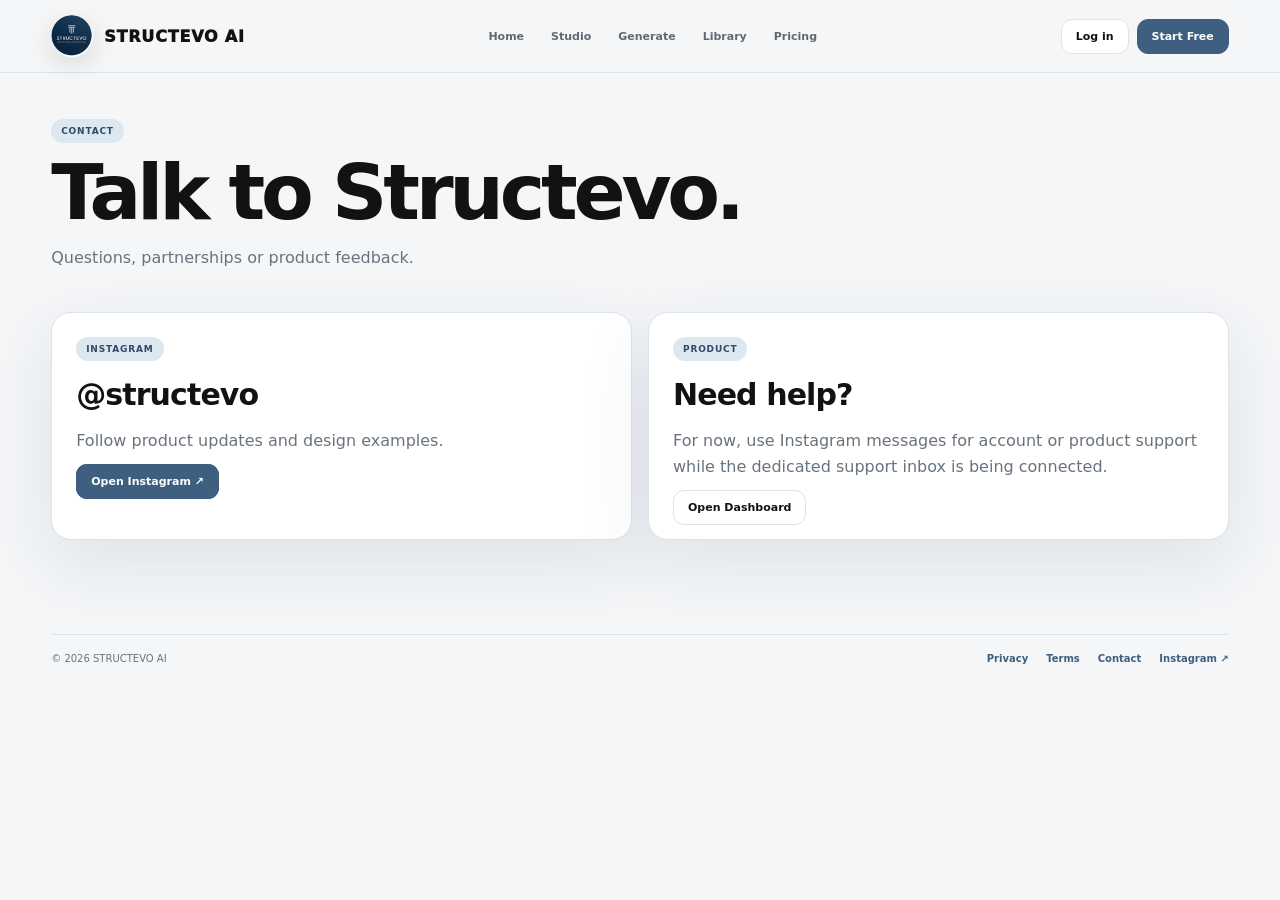
<file: contact.html>
<!doctype html><html><head><meta charset="utf-8"><meta name="viewport" content="width=device-width,initial-scale=1"><title>Contact — Structevo AI</title><link rel="icon" href="structevo-logo.png"><link rel="stylesheet" href="styles.css"></head><body><header class="navbar"><div class="container nav-inner"><a class="brand" href="index.html"><img class="brandmark-img" src="structevo-logo.png" alt="Structevo logo">STRUCTEVO AI</a><nav class="navlinks"><a href="index.html">Home</a><a href="studio.html">Studio</a>
<a href="generate.html">Generate</a><a href="explore.html">Library</a><a href="pricing.html">Pricing</a></nav><div class="nav-actions"><a class="btn secondary" href="login.html">Log in</a><a class="btn dark" href="signup.html">Start Free</a></div></div></header><main class="container"><section class="pagehead"><span class="badge">CONTACT</span><h1>Talk to Structevo.</h1><p>Questions, partnerships or product feedback.</p></section><section class="contact-grid"><div class="card contact-card"><span class="badge">INSTAGRAM</span><h3>@structevo</h3><p>Follow product updates and design examples.</p><a class="btn dark block" href="https://instagram.com/structevo" target="_blank" rel="noopener">Open Instagram ↗</a></div><div class="card contact-card"><span class="badge">PRODUCT</span><h3>Need help?</h3><p>For now, use Instagram messages for account or product support while the dedicated support inbox is being connected.</p><a class="btn block" href="dashboard.html">Open Dashboard</a></div></section></main><footer class="footer"><div class="container footer-inner"><div>© 2026 STRUCTEVO AI</div><div class="footer-links"><a href="privacy.html">Privacy</a><a href="terms.html">Terms</a><a href="contact.html">Contact</a><a href="https://instagram.com/structevo" target="_blank" rel="noopener">Instagram ↗</a></div></div></footer></body></html>
</file>
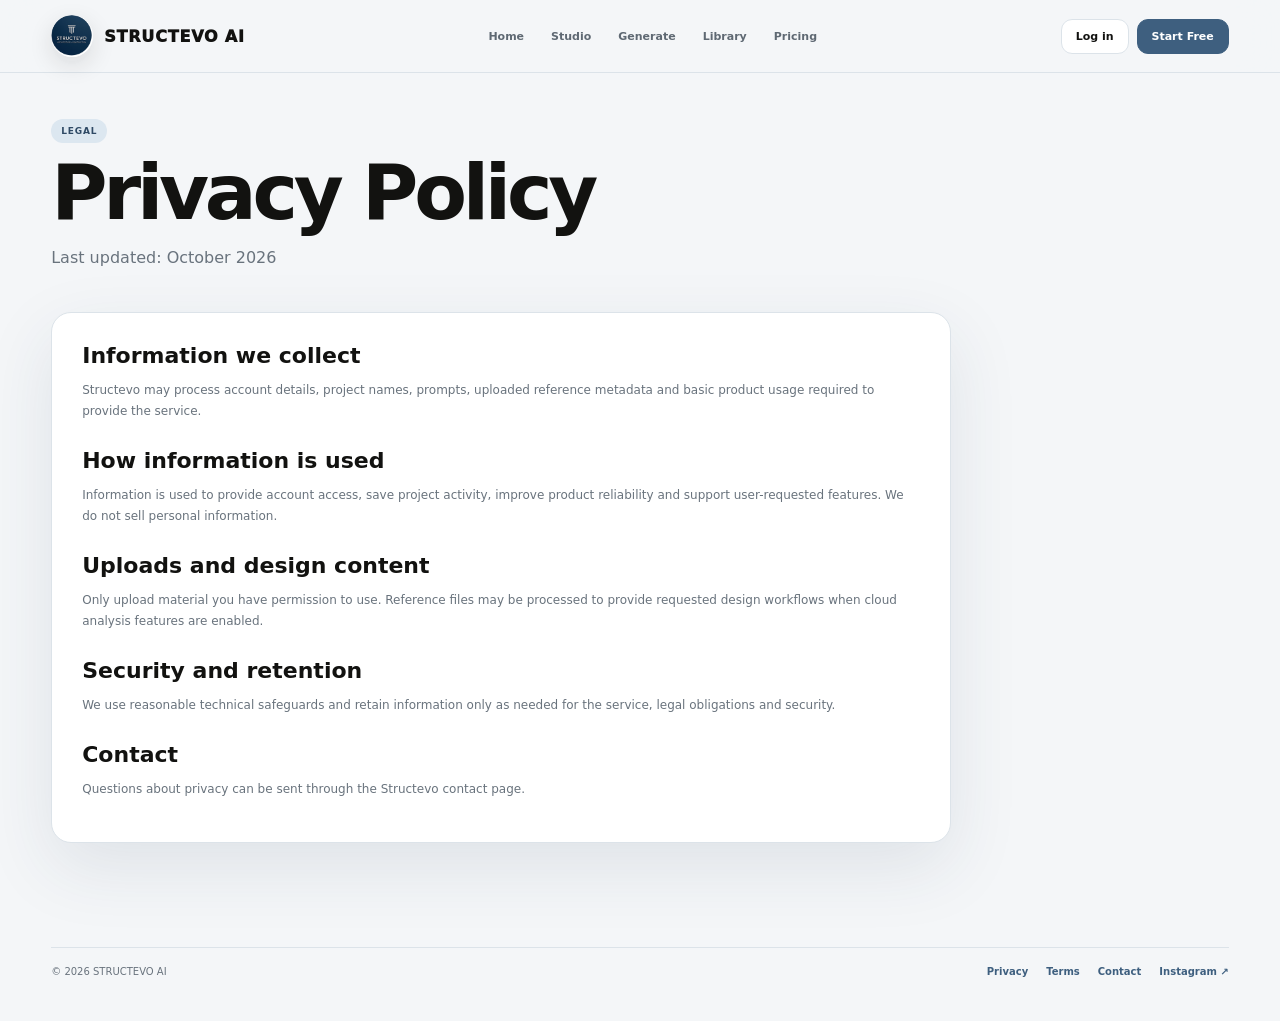
<file: privacy.html>
<!doctype html><html><head><meta charset="utf-8"><meta name="viewport" content="width=device-width,initial-scale=1"><title>Privacy — Structevo AI</title><link rel="icon" href="structevo-logo.png"><link rel="stylesheet" href="styles.css"></head><body><header class="navbar"><div class="container nav-inner"><a class="brand" href="index.html"><img class="brandmark-img" src="structevo-logo.png" alt="Structevo logo">STRUCTEVO AI</a><nav class="navlinks"><a href="index.html">Home</a><a href="studio.html">Studio</a>
<a href="generate.html">Generate</a><a href="explore.html">Library</a><a href="pricing.html">Pricing</a></nav><div class="nav-actions"><a class="btn secondary" href="login.html">Log in</a><a class="btn dark" href="signup.html">Start Free</a></div></div></header><main class="container legal"><section class="pagehead"><span class="badge">LEGAL</span><h1>Privacy Policy</h1><p>Last updated: October 2026</p></section><div class="card legal-card"><h2>Information we collect</h2><p>Structevo may process account details, project names, prompts, uploaded reference metadata and basic product usage required to provide the service.</p><h2>How information is used</h2><p>Information is used to provide account access, save project activity, improve product reliability and support user-requested features. We do not sell personal information.</p><h2>Uploads and design content</h2><p>Only upload material you have permission to use. Reference files may be processed to provide requested design workflows when cloud analysis features are enabled.</p><h2>Security and retention</h2><p>We use reasonable technical safeguards and retain information only as needed for the service, legal obligations and security.</p><h2>Contact</h2><p>Questions about privacy can be sent through the Structevo contact page.</p></div></main><footer class="footer"><div class="container footer-inner"><div>© 2026 STRUCTEVO AI</div><div class="footer-links"><a href="privacy.html">Privacy</a><a href="terms.html">Terms</a><a href="contact.html">Contact</a><a href="https://instagram.com/structevo" target="_blank" rel="noopener">Instagram ↗</a></div></div></footer></body></html>
</file>
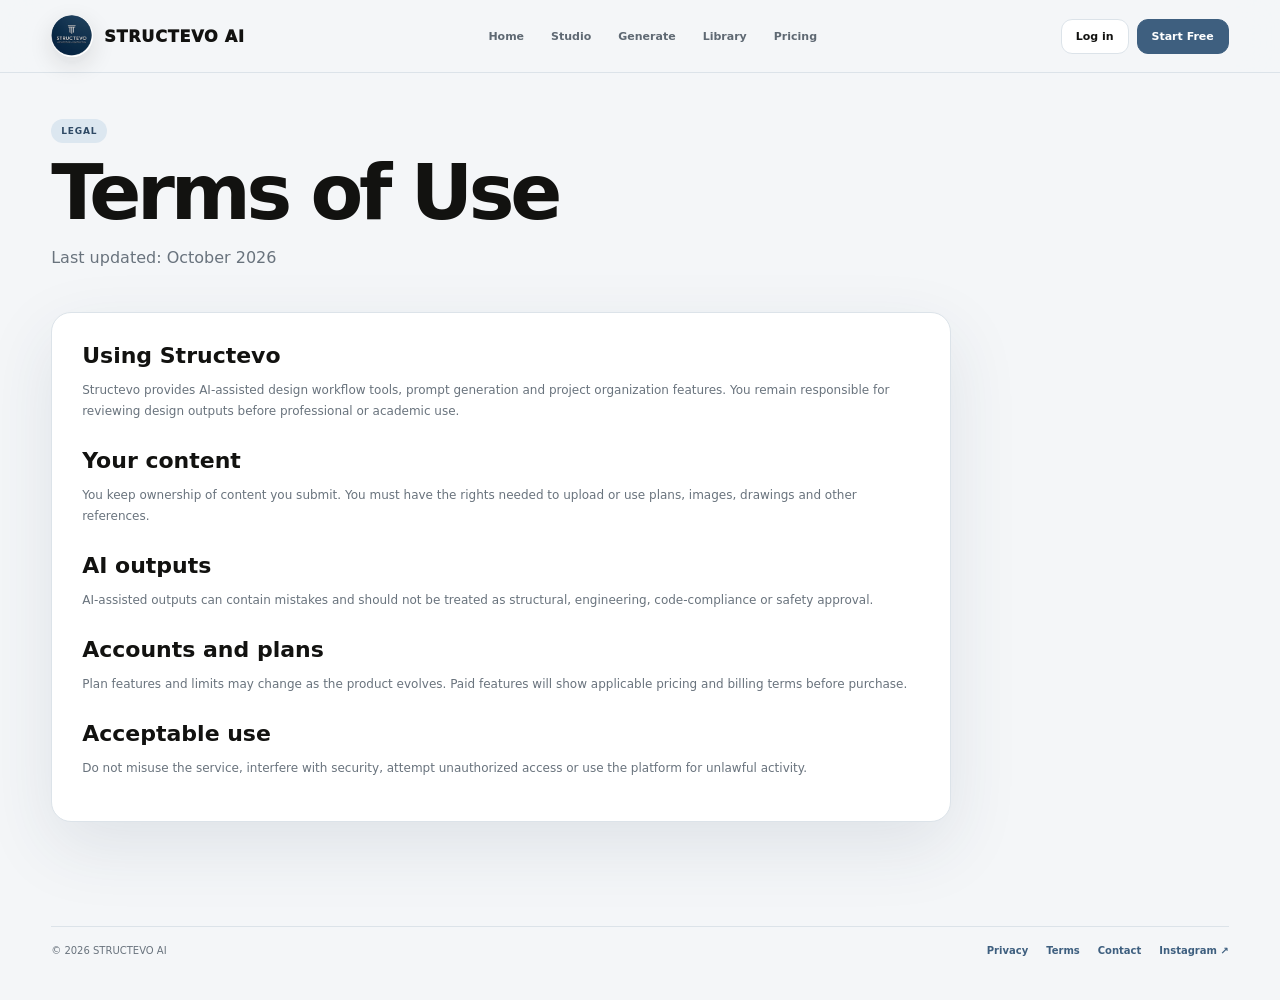
<file: terms.html>
<!doctype html><html><head><meta charset="utf-8"><meta name="viewport" content="width=device-width,initial-scale=1"><title>Terms — Structevo AI</title><link rel="icon" href="structevo-logo.png"><link rel="stylesheet" href="styles.css"></head><body><header class="navbar"><div class="container nav-inner"><a class="brand" href="index.html"><img class="brandmark-img" src="structevo-logo.png" alt="Structevo logo">STRUCTEVO AI</a><nav class="navlinks"><a href="index.html">Home</a><a href="studio.html">Studio</a>
<a href="generate.html">Generate</a><a href="explore.html">Library</a><a href="pricing.html">Pricing</a></nav><div class="nav-actions"><a class="btn secondary" href="login.html">Log in</a><a class="btn dark" href="signup.html">Start Free</a></div></div></header><main class="container legal"><section class="pagehead"><span class="badge">LEGAL</span><h1>Terms of Use</h1><p>Last updated: October 2026</p></section><div class="card legal-card"><h2>Using Structevo</h2><p>Structevo provides AI-assisted design workflow tools, prompt generation and project organization features. You remain responsible for reviewing design outputs before professional or academic use.</p><h2>Your content</h2><p>You keep ownership of content you submit. You must have the rights needed to upload or use plans, images, drawings and other references.</p><h2>AI outputs</h2><p>AI-assisted outputs can contain mistakes and should not be treated as structural, engineering, code-compliance or safety approval.</p><h2>Accounts and plans</h2><p>Plan features and limits may change as the product evolves. Paid features will show applicable pricing and billing terms before purchase.</p><h2>Acceptable use</h2><p>Do not misuse the service, interfere with security, attempt unauthorized access or use the platform for unlawful activity.</p></div></main><footer class="footer"><div class="container footer-inner"><div>© 2026 STRUCTEVO AI</div><div class="footer-links"><a href="privacy.html">Privacy</a><a href="terms.html">Terms</a><a href="contact.html">Contact</a><a href="https://instagram.com/structevo" target="_blank" rel="noopener">Instagram ↗</a></div></div></footer></body></html>
</file>
<file: styles.css>
:root{
  --bg:#f4f6f8;--surface:#ffffff;--card:#ffffff;--ink:#121210;--muted:#69737d;--line:#dce3e9;
  --soft:#e8eef3;--soft2:#d7e1ea;--accent:#3e5f7f;--accent-dark:#2f4a65;--accent-soft:#dce7f0;
  --dark:#121210;--deep:#152331;--shadow:0 24px 70px rgba(37,61,84,.10);
  --r:20px;--rs:12px;
}
*{box-sizing:border-box}
html{scroll-behavior:smooth}
body{margin:0;background:var(--bg);color:var(--ink);font-family:Inter,ui-sans-serif,system-ui,-apple-system,BlinkMacSystemFont,"Segoe UI",sans-serif}
a{text-decoration:none;color:inherit}button,input,select,textarea{font:inherit}button{cursor:pointer}
.container{width:min(1460px,92vw);margin:auto}
.navbar{position:sticky;top:0;z-index:50;background:rgba(244,246,248,.92);backdrop-filter:blur(18px);border-bottom:1px solid var(--line)}
.nav-inner{height:72px;display:flex;align-items:center;justify-content:space-between;gap:20px}
.brand{display:flex;align-items:center;gap:11px;font-weight:950;letter-spacing:.05em}.brandmark{width:40px;height:40px;border-radius:12px;background:var(--dark);color:#fff;display:grid;place-items:center;font-size:11px}.brandmark-img{width:42px;height:42px;border-radius:50%;object-fit:cover;display:block;box-shadow:0 8px 24px rgba(18,18,16,.12)}
.navlinks{display:flex;gap:5px}.navlinks a{padding:9px 11px;border-radius:9px;font-size:11px;font-weight:850;color:#5f6973}.navlinks a:hover,.navlinks a.active{background:var(--accent-soft);color:var(--accent-dark)}
.nav-actions{display:flex;gap:8px}.btn{border:1px solid var(--line);background:#fff;color:var(--ink);padding:10px 14px;border-radius:11px;font-size:11px;font-weight:850;transition:.18s}.btn:hover{transform:translateY(-1px);box-shadow:0 8px 24px rgba(0,0,0,.06)}.btn.dark{background:var(--accent);color:#fff;border-color:var(--accent)}.btn.dark:hover{background:var(--accent-dark);border-color:var(--accent-dark);box-shadow:0 10px 30px rgba(62,95,127,.22)}.btn.large{padding:13px 18px;font-size:12px}.btn.block{width:100%}
.badge{display:inline-flex;padding:7px 10px;border-radius:999px;background:var(--accent-soft);color:var(--accent-dark);font-size:9px;font-weight:900;letter-spacing:.09em}
.hero{padding:76px 0 54px}.hero-grid{display:grid;grid-template-columns:1.12fr .88fr;gap:48px;align-items:center}.hero h1{font-size:clamp(52px,7vw,98px);line-height:.88;letter-spacing:-.065em;margin:18px 0 22px}.hero p{max-width:680px;color:var(--muted);font-size:16px;line-height:1.72}.hero-actions{display:flex;gap:10px;flex-wrap:wrap;margin-top:24px}
.hero-trust{display:flex;gap:18px;flex-wrap:wrap;margin-top:18px;color:var(--muted);font-size:10px;font-weight:750}.hero-trust span:before{content:"✓";color:var(--accent);font-weight:950;margin-right:6px}
.hero-visual{background:linear-gradient(145deg,var(--deep),#20384d);color:#fff;border-radius:28px;padding:20px;box-shadow:0 35px 90px rgba(20,20,18,.22)}.hero-tabs{display:grid;grid-template-columns:1fr 1fr;background:rgba(255,255,255,.08);border-radius:12px;padding:4px;margin-bottom:14px}.hero-tab{padding:10px;border-radius:9px;text-align:center;font-size:10px;font-weight:900;color:#b9c7d3}.hero-tab.active{background:#fff;color:var(--accent-dark)}
.hero-block{background:rgba(255,255,255,.07);border:1px solid rgba(255,255,255,.13);border-radius:13px;padding:13px;margin-top:9px}.hero-block small{display:block;color:#aebdca;font-size:8px;font-weight:900;margin-bottom:5px}.hero-block b{font-size:11px}.hero-output{background:rgba(5,12,18,.48);border:1px solid rgba(255,255,255,.12);border-radius:13px;padding:14px;margin-top:12px;font:10px/1.6 ui-monospace,SFMono-Regular,Menlo,monospace;color:#e6edf3}
.section{padding:54px 0}.section-head{display:flex;justify-content:space-between;align-items:end;gap:24px;margin-bottom:22px}.section-head h2{font-size:clamp(32px,4vw,58px);line-height:.95;letter-spacing:-.045em;margin:9px 0 0}.section-head p{max-width:540px;color:var(--muted);font-size:13px;line-height:1.6}
.grid2{display:grid;grid-template-columns:repeat(2,1fr);gap:14px}.grid3{display:grid;grid-template-columns:repeat(3,1fr);gap:14px}.grid4{display:grid;grid-template-columns:repeat(4,1fr);gap:14px}
.card{background:var(--surface);border:1px solid var(--line);border-radius:var(--r);box-shadow:var(--shadow)}.feature{padding:22px;min-height:205px}.feature .n{width:34px;height:34px;border-radius:11px;background:var(--accent-soft);color:var(--accent-dark);display:grid;place-items:center;font-size:10px;font-weight:900}.feature h3{font-size:17px;margin:28px 0 8px}.feature p{font-size:11px;line-height:1.55;color:var(--muted);margin:0}
.split-card{padding:24px;min-height:290px;position:relative;overflow:hidden}.split-card.dark{background:linear-gradient(145deg,var(--deep),#20384d);color:#fff}.split-card h3{font-size:30px;letter-spacing:-.04em;margin:10px 0}.split-card p{font-size:12px;color:var(--muted);line-height:1.6;max-width:520px}.split-card.dark p{color:#c7d2dc}.chips{display:flex;gap:7px;flex-wrap:wrap;margin-top:18px}.chip{padding:7px 9px;border-radius:999px;background:var(--soft);font-size:9px;font-weight:850}.dark .chip{background:rgba(255,255,255,.10);color:#e6edf3}
.cta{background:linear-gradient(135deg,var(--deep),var(--accent));color:#fff;border-radius:28px;padding:38px;display:flex;justify-content:space-between;align-items:center;gap:22px}.cta h2{font-size:clamp(36px,5vw,66px);letter-spacing:-.055em;line-height:.92;margin:0}.cta p{max-width:500px;color:#d1dbe4;font-size:12px;line-height:1.6}
.footer{padding:34px 0 44px;color:var(--muted);font-size:10px}.footer-inner{border-top:1px solid var(--line);padding-top:18px;display:flex;justify-content:space-between;gap:20px}
.pagehead{padding:46px 0 24px}.pagehead h1{font-size:clamp(46px,6vw,78px);line-height:.94;letter-spacing:-.055em;margin:14px 0 12px}.pagehead p{max-width:760px;color:var(--muted);line-height:1.65}
.mode-switch{display:grid;grid-template-columns:1fr 1fr;background:var(--soft);padding:4px;border-radius:12px;margin-bottom:16px}.mode-btn{padding:10px 12px;border-radius:9px;text-align:center;font-size:10px;font-weight:900;cursor:pointer;color:#69737d}.mode-btn.active{background:var(--accent);color:#fff}
.studio-layout{display:grid;grid-template-columns:205px minmax(0,1fr) minmax(360px,500px);gap:15px;align-items:start;padding-bottom:54px}.sidebar,.builder,.result{background:var(--surface);border:1px solid var(--line);border-radius:var(--r);box-shadow:var(--shadow)}.sidebar{padding:12px;position:sticky;top:88px}.builder,.result{padding:18px}.result{position:sticky;top:88px}.side-label{padding:8px;font-size:8px;color:var(--muted);font-weight:900;letter-spacing:.13em}.side-link{padding:10px;border-radius:9px;font-size:10px;font-weight:850;cursor:pointer}.side-link:hover,.side-link.active{background:var(--soft)}
.block+.block{border-top:1px solid var(--line);padding-top:19px;margin-top:19px}.blockhead{display:flex;justify-content:space-between;align-items:center;margin-bottom:12px}.blockhead h3{font-size:13px;margin:0}.blockhead span{font-size:8px;color:var(--muted);font-weight:900}.presets{display:grid;grid-template-columns:repeat(3,1fr);gap:8px}.preset{background:#fff;border:1px solid var(--line);border-radius:12px;padding:11px;cursor:pointer;min-height:72px}.preset:hover{border-color:var(--accent);box-shadow:0 8px 22px rgba(62,95,127,.10)}.preset b{font-size:10px;display:block}.preset small{display:block;font-size:8px;color:var(--muted);line-height:1.35;margin-top:5px}
.formgrid{display:grid;grid-template-columns:repeat(2,minmax(0,1fr));gap:10px}.field{display:flex;flex-direction:column;gap:5px}.field.full{grid-column:1/-1}label{font-size:8px;font-weight:900;letter-spacing:.07em;color:#4f5c68}select,input,textarea{width:100%;border:1px solid var(--line);background:#fff;border-radius:10px;padding:10px 11px;font-size:10px;outline:none;color:var(--ink)}textarea{resize:vertical;min-height:76px;line-height:1.45}select:focus,input:focus,textarea:focus{border-color:var(--accent);box-shadow:0 0 0 3px rgba(62,95,127,.12)}
.tags{display:flex;gap:6px;flex-wrap:wrap}.tag{border:1px solid var(--line);background:#fff;padding:7px 9px;border-radius:999px;font-size:8px;font-weight:850;cursor:pointer}.tag.active{background:var(--accent);color:#fff;border-color:var(--accent)}
.output{background:var(--dark);color:#f2f5f8;border-radius:14px;padding:15px;min-height:440px;max-height:620px;overflow:auto;white-space:pre-wrap;font:10px/1.63 ui-monospace,SFMono-Regular,Menlo,monospace}.out-actions{display:flex;gap:7px;flex-wrap:wrap;margin-top:10px}.metrics{display:grid;grid-template-columns:repeat(3,1fr);gap:7px;margin-top:10px}.metric{background:var(--soft);border-radius:10px;padding:9px}.metric b{display:block;font-size:11px}.metric span{font-size:7px;color:var(--muted);font-weight:900}
.arch-only{display:none}.interior-only{display:block}
.library-toolbar{display:flex;gap:8px;flex-wrap:wrap;margin-bottom:18px}.filter{border:1px solid var(--line);background:#fff;padding:8px 10px;border-radius:999px;font-size:9px;font-weight:850}.filter.active{background:var(--accent);color:#fff;border-color:var(--accent)}.library-card{padding:15px}.lib-cover{height:150px;border-radius:13px;background:linear-gradient(135deg,#dce7f0,#6f89a2);position:relative;overflow:hidden}.lib-cover.arch{background:linear-gradient(135deg,#dfe6eb,#4d6f8e)}.lib-cover.dark{background:linear-gradient(135deg,#64819a,#152331)}.lib-cover:after{content:"";position:absolute;left:14%;right:14%;bottom:15%;height:48%;border-radius:8px;background:rgba(255,255,255,.72);clip-path:polygon(0 30%,32% 30%,32% 0,66% 0,66% 18%,100% 18%,100% 100%,0 100%)}.library-card h3{font-size:12px;margin:12px 0 5px}.library-card p{font-size:9px;color:var(--muted);line-height:1.45;margin:0 0 10px}
.price-grid{display:grid;grid-template-columns:repeat(3,1fr);gap:14px;padding-bottom:54px}.price{padding:23px;display:flex;flex-direction:column}.price.featured{background:linear-gradient(145deg,var(--deep),#20384d);color:#fff;border-color:#2e4f6a}.price .plan{font-size:10px;font-weight:900}.price .amount{font-size:44px;font-weight:950;letter-spacing:-.05em;margin:14px 0}.price .amount span{font-size:11px;color:var(--muted)}.price.featured .amount span,.price.featured li,.price.featured .sub{color:#cad6df}.price .sub{font-size:10px;color:var(--muted);min-height:35px}.price ul{padding-left:17px;display:grid;gap:10px;font-size:10px;color:#55616c;margin:20px 0}.price .btn{margin-top:auto}
.dashboard-grid{display:grid;grid-template-columns:1.25fr .75fr;gap:14px}.dash{padding:18px}.stats{display:grid;grid-template-columns:repeat(4,1fr);gap:10px;margin-bottom:14px}.stat{padding:15px}.stat b{font-size:22px;display:block}.stat span{font-size:8px;color:var(--muted);font-weight:900}.project-row{display:flex;justify-content:space-between;gap:10px;padding:12px;background:#fff;border:1px solid var(--line);border-radius:11px;margin-top:8px}.project-row b{font-size:10px}.project-row small{display:block;color:var(--muted);font-size:8px;margin-top:3px}

::selection{background:var(--accent);color:#fff}

.btn:not(.dark):hover{border-color:#b7c7d5}
.card{transition:border-color .18s ease,box-shadow .18s ease,transform .18s ease}
.card:hover{border-color:#c8d6e1}
.price.featured .badge,.split-card.dark .badge,.cta .badge{background:rgba(255,255,255,.12);color:#fff}
@media(max-width:1160px){.studio-layout{grid-template-columns:180px 1fr}.result{grid-column:1/-1;position:static}.grid4{grid-template-columns:repeat(2,1fr)}}
@media(max-width:900px){.navlinks{display:none}.hero-grid,.grid2,.dashboard-grid{grid-template-columns:1fr}.grid3,.price-grid{grid-template-columns:1fr}.studio-layout{grid-template-columns:1fr}.sidebar{position:static;display:flex;gap:4px;overflow:auto}.side-label{display:none}.side-link{white-space:nowrap}.hero{padding-top:46px}.hero h1{font-size:54px}}
@media(max-width:620px){.container{width:min(94vw,1460px)}.nav-actions .secondary{display:none}.grid4,.stats{grid-template-columns:1fr 1fr}.presets,.formgrid{grid-template-columns:1fr}.field.full{grid-column:auto}.cta{display:block;padding:26px}.cta .btn{margin-top:16px}.footer-inner{display:block}.footer-inner div+div{margin-top:7px}}


/* Structevo AI — Prompt Studio V2 */
.social-nav{color:var(--accent)!important}
.footer-links{display:flex;gap:18px;align-items:center;flex-wrap:wrap}.footer-links a{color:var(--accent);font-weight:850}
.product-v2{background:linear-gradient(180deg,transparent,rgba(62,95,127,.035),transparent)}
.v2-grid{align-items:stretch}.feature-v2{padding:22px;min-height:285px;display:flex;flex-direction:column}.feature-v2 h3{font-size:22px;letter-spacing:-.03em;margin:22px 0 8px}.feature-v2>p{font-size:11px;line-height:1.6;color:var(--muted);margin:0 0 22px}.v2-icon{width:40px;height:40px;border-radius:13px;background:var(--accent);color:#fff;display:grid;place-items:center;font-size:10px;font-weight:950}.mini-upload{margin-top:auto;border:1px dashed #aebfce;background:var(--accent-soft);border-radius:13px;padding:14px;display:flex;gap:10px;align-items:center}.mini-upload>span{font-size:22px;color:var(--accent)}.mini-upload b,.mini-upload small{display:block}.mini-upload b{font-size:10px}.mini-upload small{font-size:8px;color:var(--muted);margin-top:3px}.strength-demo,.engine-demo{display:flex;gap:6px;flex-wrap:wrap;margin-top:auto}.strength-demo span,.engine-demo span{border:1px solid var(--line);background:#fff;border-radius:999px;padding:8px 10px;font-size:8px;font-weight:850}.strength-demo span.active{background:var(--accent);border-color:var(--accent);color:#fff}.v2-actions{display:flex;gap:10px;flex-wrap:wrap;margin-top:18px}
.field-help{font-size:8px;color:var(--muted);line-height:1.35}.engine-pills{display:flex;gap:5px;flex-wrap:wrap;margin-top:6px}.engine-pills button{border:1px solid var(--line);background:#fff;color:var(--muted);border-radius:999px;padding:5px 7px;font-size:7px;font-weight:850}.engine-pills button.active{background:var(--accent-soft);border-color:#b8cad9;color:var(--accent-dark)}
.upload-zone{border:1.5px dashed #aebfce;background:linear-gradient(135deg,#f8fafc,var(--accent-soft));border-radius:15px;padding:16px;display:grid;grid-template-columns:auto 1fr auto;gap:12px;align-items:center;cursor:pointer;transition:.18s}.upload-zone:hover,.upload-zone.dragover{border-color:var(--accent);box-shadow:0 0 0 4px rgba(62,95,127,.08)}.upload-plus{width:42px;height:42px;border-radius:13px;background:var(--accent);color:#fff;display:grid;place-items:center;font-size:24px}.upload-zone b{display:block;font-size:10px}.upload-zone p{font-size:8px;color:var(--muted);margin:4px 0 0}.upload-list{display:grid;gap:7px;margin-top:9px}.upload-item{border:1px solid var(--line);background:#fff;border-radius:10px;padding:8px 9px;display:flex;align-items:center;justify-content:space-between;gap:10px}.upload-item-main{display:flex;gap:8px;align-items:center;min-width:0}.upload-thumb{width:34px;height:34px;border-radius:8px;background:var(--soft);display:grid;place-items:center;overflow:hidden;font-size:8px;font-weight:900;color:var(--accent-dark)}.upload-thumb img{width:100%;height:100%;object-fit:cover}.upload-meta{min-width:0}.upload-meta b{font-size:9px;white-space:nowrap;overflow:hidden;text-overflow:ellipsis;max-width:260px;display:block}.upload-meta small{font-size:7px;color:var(--muted)}.remove-upload{border:0;background:transparent;color:var(--muted);font-size:15px;padding:4px}.reference-toggle{display:flex;gap:7px;align-items:flex-start;margin-top:10px;font-size:8px;color:var(--muted);letter-spacing:0;text-transform:none}.reference-toggle input{width:auto;margin-top:1px}.metrics.four{grid-template-columns:repeat(4,1fr)}
@media(max-width:620px){.upload-zone{grid-template-columns:auto 1fr}.upload-zone .btn{grid-column:1/-1;width:100%}.metrics.four{grid-template-columns:1fr 1fr}.footer-links{display:grid;gap:7px}.feature-v2{min-height:auto}}

.ig-btn{color:var(--accent);border-color:#bfd0dd;background:var(--accent-soft);display:inline-flex;align-items:center;justify-content:center;padding:10px}.ig-btn:hover{background:#d3e1ec}.nav-actions .ig-btn{min-width:40px;text-align:center}.ig-icon{width:18px;height:18px;fill:none;stroke:currentColor;stroke-width:2;stroke-linecap:round;stroke-linejoin:round}.output-placeholder{display:block;color:#9aa3aa;font-family:Inter,ui-sans-serif,system-ui,-apple-system,BlinkMacSystemFont,"Segoe UI",sans-serif;font-size:12px;line-height:1.55;padding:4px 0}


/* Structevo AI — Account system */
[hidden]{display:none!important}
.auth-body{min-height:100vh;background:
radial-gradient(circle at 15% 10%,rgba(62,95,127,.13),transparent 30%),
radial-gradient(circle at 92% 86%,rgba(62,95,127,.09),transparent 28%),var(--bg)}
.auth-shell{width:min(1180px,92vw);margin:0 auto;padding:64px 0 72px}
.auth-panel{display:grid;grid-template-columns:1.05fr .95fr;gap:34px;align-items:center}
.auth-copy h1{font-size:clamp(48px,6vw,84px);line-height:.9;letter-spacing:-.06em;margin:16px 0 20px;max-width:700px}
.auth-copy>p{max-width:610px;font-size:14px;line-height:1.7;color:var(--muted)}
.auth-benefits{display:grid;gap:10px;margin-top:24px}.auth-benefits span{font-size:10px;font-weight:800;color:#53606c}.auth-benefits span:before{content:"✓";display:inline-grid;place-items:center;width:20px;height:20px;margin-right:9px;border-radius:50%;background:var(--accent-soft);color:var(--accent);font-weight:950}
.auth-card{padding:30px;max-width:520px;width:100%;justify-self:end}.auth-card h2{font-size:34px;letter-spacing:-.04em;margin:12px 0 8px}.auth-sub{font-size:10px;line-height:1.55;color:var(--muted);margin:0 0 22px}
.auth-form{display:grid;gap:14px}.auth-form label{display:grid;gap:6px}.auth-form input,.auth-form select{padding:13px 14px;font-size:11px}.auth-submit{padding:13px 16px;margin-top:4px}.auth-submit:disabled{opacity:.65;cursor:wait}
.terms-row{display:flex!important;align-items:flex-start;gap:8px;color:var(--muted);font-size:9px!important;letter-spacing:0!important}.terms-row input{width:auto;margin-top:1px;padding:0}
.auth-message{min-height:18px;border-radius:9px;font-size:9px;line-height:1.45}.auth-message.error{padding:9px 10px;background:#fff0f0;color:#9f2d2d;border:1px solid #f0caca}.auth-message.success{padding:9px 10px;background:#eef8f0;color:#2d6b3e;border:1px solid #cfe7d4}.auth-message.warning{padding:9px 10px;background:#fff8e8;color:#7b5a15;border:1px solid #ead8aa}
.auth-switch{border-top:1px solid var(--line);padding-top:16px;margin-top:10px;text-align:center;font-size:9px;color:var(--muted)}.auth-switch a{color:var(--accent);font-weight:900}
.account-strip{margin-top:28px;padding:16px 18px;display:flex;align-items:center;justify-content:space-between;gap:16px}.account-strip>div:first-child{display:grid;gap:5px}.account-strip b{font-size:15px}.account-strip small{font-size:8px;color:var(--muted)}.account-actions{display:flex;align-items:center;gap:8px}.plan-pill{padding:8px 10px;border-radius:999px;background:var(--accent-soft);color:var(--accent-dark);font-size:8px;font-weight:950;letter-spacing:.09em}
@media(max-width:900px){.auth-panel{grid-template-columns:1fr}.auth-card{justify-self:stretch;max-width:none}.auth-shell{padding-top:42px}.auth-copy h1{font-size:56px}}
@media(max-width:620px){.auth-shell{width:min(94vw,1180px);padding:34px 0 54px}.auth-card{padding:21px}.auth-copy h1{font-size:44px}.account-strip{align-items:flex-start;display:grid}.account-actions{justify-content:space-between;width:100%}.nav-actions .auth-guest.secondary{display:none}}

/* Launch polish */
.lib-image{display:block;width:100%;aspect-ratio:4/3;object-fit:cover;border-radius:14px;border:1px solid rgba(62,95,127,.12);background:#eaf0f5}.library-meta{display:flex;justify-content:space-between;gap:8px;align-items:center;margin-top:11px;font-size:8px;color:var(--muted);font-weight:800}.mini-badge{padding:5px 7px;border-radius:999px;background:var(--accent-soft);color:var(--accent);font-weight:950;letter-spacing:.06em}.library-card[hidden]{display:none}.library-grid{align-items:stretch}.library-card{display:flex;flex-direction:column}.library-card p{flex:1}.dashboard-head h1 span{color:var(--accent)}
.account-page-grid,.contact-grid{display:grid;grid-template-columns:repeat(2,minmax(0,1fr));gap:16px;padding-bottom:60px}.account-card,.contact-card{padding:24px}.account-card h3,.contact-card h3{font-size:30px;margin:16px 0 8px;letter-spacing:-.03em}.account-card p,.contact-card p{color:var(--muted);line-height:1.65}.account-detail-row{display:flex;justify-content:space-between;gap:16px;padding:14px 0;border-top:1px solid var(--line);font-size:10px}.account-detail-row strong{color:var(--accent)}.legal{padding-bottom:70px}.legal-card{padding:30px;max-width:900px}.legal-card h2{font-size:22px;margin:26px 0 8px}.legal-card h2:first-child{margin-top:0}.legal-card p{color:var(--muted);line-height:1.75;font-size:12px}.empty-state{max-width:760px;padding-bottom:100px}.empty-state .btn{margin-top:22px}
@media(max-width:760px){.account-page-grid,.contact-grid{grid-template-columns:1fr}.library-card{padding:12px}.lib-image{border-radius:12px}.legal-card{padding:20px}.dashboard-head .hero-actions{display:grid}.dashboard-head .hero-actions .btn{width:100%;text-align:center}}

/* Structevo Image AI */
.generator-page{padding-bottom:40px}.generator-head{padding-bottom:28px}.generator-head h1{max-width:980px}.generator-shell{display:grid;grid-template-columns:minmax(0,1.08fr) minmax(360px,.92fr);gap:22px;align-items:start}.generator-controls,.generator-output{padding:24px}.generator-output{position:sticky;top:92px}.mode-switch.compact{margin:16px 0 20px}.mode-switch.compact .mode-btn{border:0}.generator-grid{margin-top:8px}.generator-toggles{display:flex;gap:12px;flex-wrap:wrap;margin:14px 0 18px}.generator-toggles label{display:flex;align-items:center;gap:8px;border:1px solid var(--line);background:var(--surface);border-radius:999px;padding:9px 12px;font-size:10px;font-weight:800;color:var(--muted)}.generator-actions{display:flex;gap:9px;flex-wrap:wrap;margin-top:14px}.image-stage{aspect-ratio:4/3;border-radius:18px;overflow:hidden;background:#0d1116;display:grid;place-items:center;border:1px solid rgba(62,95,127,.18);position:relative}.image-stage img{width:100%;height:100%;object-fit:contain;background:#0b1015}.image-stage.empty{background:linear-gradient(145deg,#eef3f7,#d9e3ec)}.image-stage-empty{text-align:center;padding:35px;color:#526475}.image-stage-empty span{display:block;font-size:38px;color:var(--accent);margin-bottom:10px}.image-stage-empty b{display:block;color:var(--ink);font-size:18px}.image-stage-empty p{font-size:11px;line-height:1.6}.image-stage.is-loading:after{content:"Generating professional design…";position:absolute;inset:0;background:rgba(15,25,34,.84);color:#fff;display:grid;place-items:center;font-size:12px;font-weight:900;letter-spacing:.04em}.image-actions{display:flex;gap:8px;flex-wrap:wrap;margin-top:12px}.generation-meta{display:grid;grid-template-columns:repeat(3,1fr);gap:8px;margin-top:14px}.generation-meta div{background:var(--soft);padding:12px;border-radius:12px}.generation-meta b{display:block;font-size:13px}.generation-meta span{font-size:8px;font-weight:900;letter-spacing:.09em;color:var(--muted)}.generator-history-section{padding-top:44px}.generation-history{display:grid;grid-template-columns:repeat(4,1fr);gap:12px}.generation-thumb{border:1px solid var(--line);border-radius:16px;background:#fff;padding:6px;overflow:hidden;text-align:left}.generation-thumb img{width:100%;aspect-ratio:4/3;object-fit:cover;border-radius:11px;display:block}.generation-thumb span{display:block;padding:7px 4px 2px;font-size:9px;color:var(--muted)}.empty-history{grid-column:1/-1;border:1px dashed var(--line);border-radius:16px;padding:28px;text-align:center;color:var(--muted);font-size:11px}.image-ai-btn{border-color:var(--accent)!important;color:var(--accent)!important}.ai-generation-band{background:linear-gradient(180deg,transparent,rgba(62,95,127,.07),transparent)}.ai-generation-demo{display:grid;grid-template-columns:repeat(3,1fr);gap:14px}.ai-step{padding:24px}.ai-step>span{display:inline-grid;place-items:center;width:34px;height:34px;border-radius:50%;background:var(--soft);font-weight:950;color:var(--accent);font-size:10px}.ai-step h3{font-size:26px;margin:22px 0 8px}.ai-step p{font-size:11px;line-height:1.7;color:var(--muted)}.ai-step.featured{background:var(--dark);color:#fff}.ai-step.featured p{color:#c8d0d7}.ai-step.featured .btn{margin-top:16px;background:var(--accent);border-color:var(--accent)}
@media(max-width:900px){.generator-shell{grid-template-columns:1fr}.generator-output{position:static}.generation-history{grid-template-columns:repeat(2,1fr)}.ai-generation-demo{grid-template-columns:1fr}.stats{grid-template-columns:repeat(2,1fr)}}
@media(max-width:560px){.generator-page{width:min(94vw,1460px)}.generator-controls,.generator-output{padding:16px}.generator-toggles{gap:7px}.generator-actions .btn{flex:1}.image-actions .btn{flex:1 1 45%}.generation-history{grid-template-columns:1fr 1fr}.generator-head h1{font-size:43px}.ai-step h3{font-size:22px}}

.stats{grid-template-columns:repeat(5,1fr)}
@media(max-width:900px){.stats{grid-template-columns:repeat(2,1fr)}}
</file>
